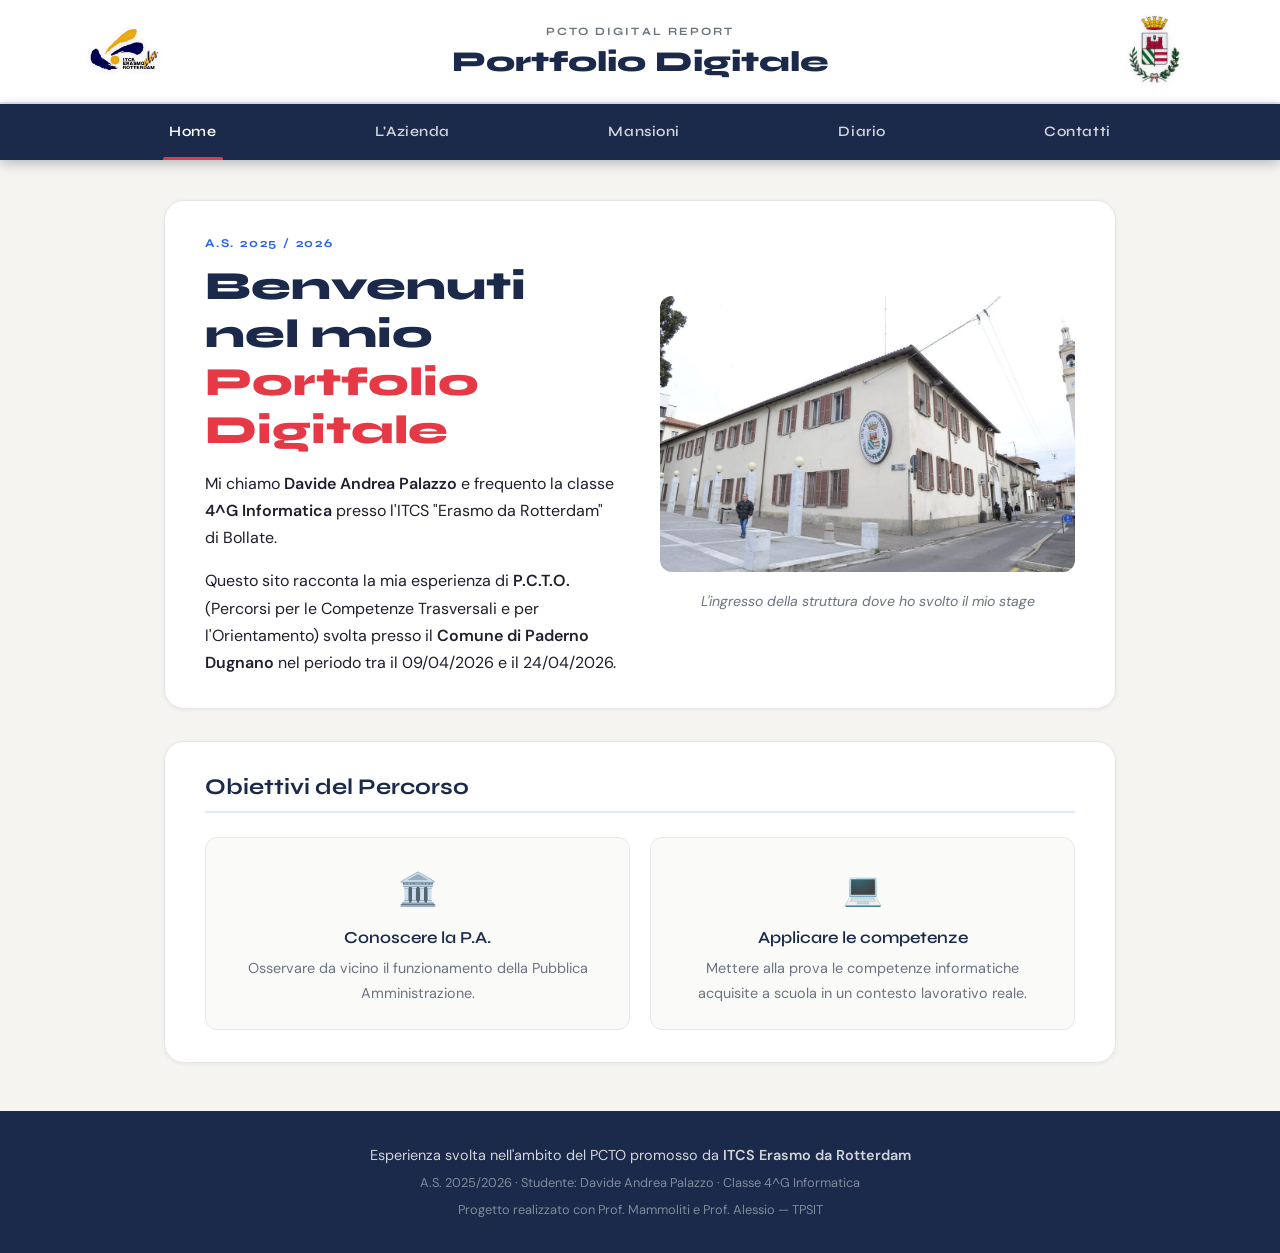
<file: index.html>
<!doctype html>
<html lang="it">
    <head>
        <meta charset="UTF-8" />
        <meta name="viewport" content="width=device-width, initial-scale=1.0" />
        <title>Home — PCTO Davide Andrea Palazzo</title>
        <link rel="stylesheet" href="./css/style.css" />
        <link rel="preconnect" href="https://fonts.googleapis.com" />
        <link
            href="https://fonts.googleapis.com/css2?family=Syne:wght@400;600;700;800&family=DM+Sans:ital,wght@0,300;0,400;0,500;1,300&display=swap"
            rel="stylesheet"
        />
    </head>
    <body>
        <header>
            <div class="header-div">
                <img
                    src="./images/logo-scuola.png"
                    alt="Logo ITCS Erasmo da Rotterdam"
                    class="logo-img"
                />
                <div class="header-title">
                    <span>PCTO Digital Report</span>
                    <h1>Portfolio Digitale</h1>
                </div>
                <img
                    src="./images/logo-comune.png"
                    alt="Logo Comune Paderno Dugnano"
                    class="logo-img"
                />
            </div>
        </header>

        <nav>
            <ul>
                <li><a href="./index.html" class="active">Home</a></li>
                <li><a href="./pages/azienda.html">L'Azienda</a></li>
                <li><a href="./pages/mansioni.html">Mansioni</a></li>
                <li><a href="./pages/diario.html">Diario</a></li>
                <li><a href="./pages/contatti.html">Contatti</a></li>
            </ul>
        </nav>

        <main>
            <section class="main-section">
                <div>
                    <p class="main-section-sub">A.S. 2025 / 2026</p>
                    <h2>
                        Benvenuti nel mio<br /><span>Portfolio Digitale</span>
                    </h2>
                    <p>
                        Mi chiamo <strong>Davide Andrea Palazzo</strong> e
                        frequento la classe
                        <strong>4^G Informatica</strong> presso l'ITCS "Erasmo
                        da Rotterdam" di Bollate.
                    </p>
                    <p>
                        Questo sito racconta la mia esperienza di
                        <strong>P.C.T.O.</strong> (Percorsi per le Competenze
                        Trasversali e per l'Orientamento) svolta presso il
                        <strong>Comune di Paderno Dugnano</strong> nel periodo
                        tra il 09/04/2026 e il 24/04/2026.
                    </p>
                </div>
                <figure class="main-section-figure">
                    <img
                        src="./images/ingresso-comune.jpg"
                        alt="Ingresso Comune Paderno Dugnano"
                    />
                    <figcaption>
                        L'ingresso della struttura dove ho svolto il mio stage
                    </figcaption>
                </figure>
            </section>

            <section class="secondary-section">
                <h3>Obiettivi del Percorso</h3>
                <div class="section-grid-2">
                    <div>
                        <span>🏛️</span>
                        <h4>Conoscere la P.A.</h4>
                        <p>
                            Osservare da vicino il funzionamento della Pubblica
                            Amministrazione.
                        </p>
                    </div>
                    <div>
                        <span>💻</span>
                        <h4>Applicare le competenze</h4>
                        <p>
                            Mettere alla prova le competenze informatiche
                            acquisite a scuola in un contesto lavorativo reale.
                        </p>
                    </div>
                </div>
            </section>
        </main>

        <footer>
            <div class="footer-div">
                <p>
                    Esperienza svolta nell'ambito del PCTO promosso da
                    <strong>ITCS Erasmo da Rotterdam</strong>
                </p>
                <p class="footer-sub">
                    A.S. 2025/2026 · Studente: Davide Andrea Palazzo · Classe
                    4^G Informatica
                </p>
                <p class="footer-sub">
                    Progetto realizzato con Prof. Mammoliti e Prof. Alessio —
                    TPSIT
                </p>
            </div>
        </footer>
    </body>
</html>
</file>
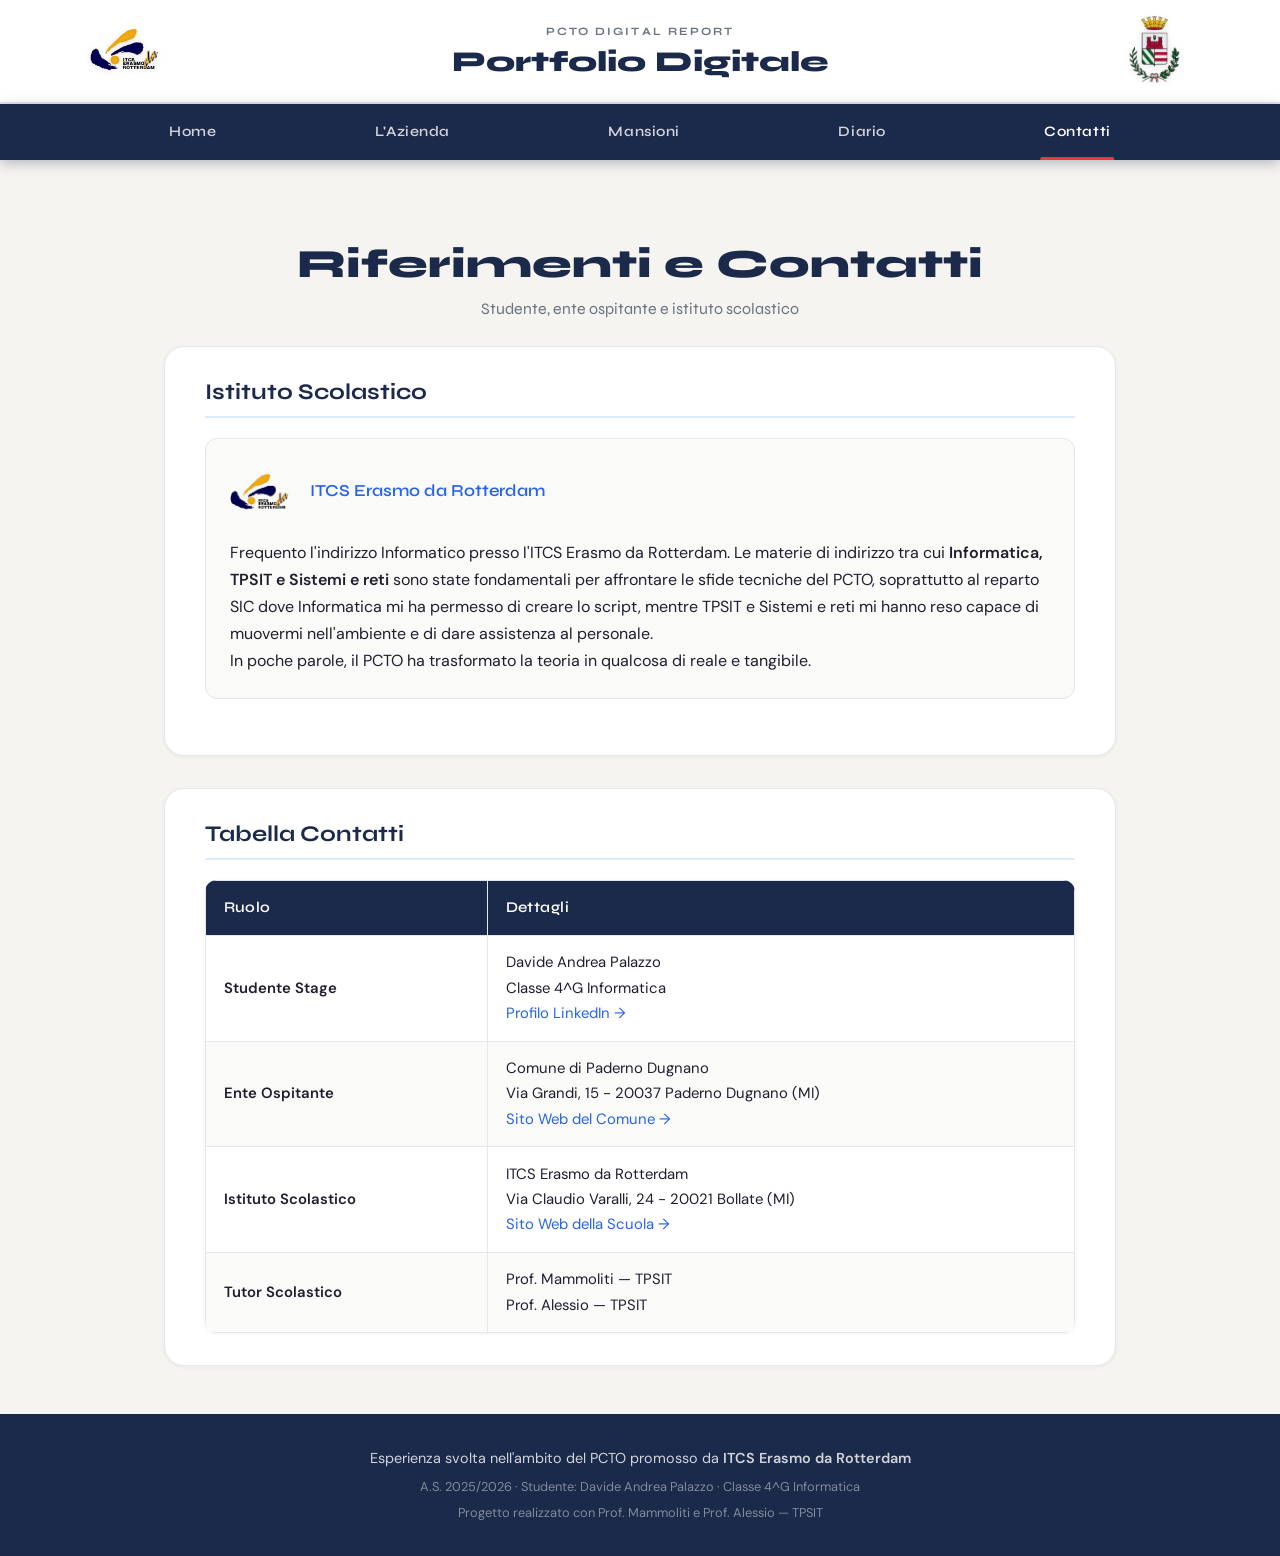
<file: pages/contatti.html>
<!doctype html>
<html lang="it">
    <head>
        <meta charset="UTF-8" />
        <meta name="viewport" content="width=device-width, initial-scale=1.0" />
        <title>Contatti — PCTO Davide Andrea Palazzo</title>
        <link rel="stylesheet" href="../css/style.css" />
        <link rel="preconnect" href="https://fonts.googleapis.com" />
        <link
            href="https://fonts.googleapis.com/css2?family=Syne:wght@400;600;700;800&family=DM+Sans:ital,wght@0,300;0,400;0,500;1,300&display=swap"
            rel="stylesheet"
        />
    </head>
    <body>
        <header>
            <div class="header-div">
                <img
                    src="../images/logo-scuola.png"
                    alt="Logo ITCS Erasmo da Rotterdam"
                    class="logo-img"
                />
                <div class="header-title">
                    <span>PCTO Digital Report</span>
                    <h1>Portfolio Digitale</h1>
                </div>
                <img
                    src="../images/logo-comune.png"
                    alt="Logo Comune Paderno Dugnano"
                    class="logo-img"
                />
            </div>
        </header>

        <nav>
            <ul>
                <li><a href="../index.html">Home</a></li>
                <li><a href="./azienda.html">L'Azienda</a></li>
                <li><a href="./mansioni.html">Mansioni</a></li>
                <li><a href="./diario.html">Diario</a></li>
                <li><a href="./contatti.html" class="active">Contatti</a></li>
            </ul>
        </nav>

        <main>
            <div class="main-title">
                <h2>Riferimenti e Contatti</h2>
                <p>Studente, ente ospitante e istituto scolastico</p>
            </div>

            <section>
                <h3>Istituto Scolastico</h3>
                <div class="school-card">
                    <div class="school-info">
                        <img
                            src="../images/logo-scuola.png"
                            alt="Logo ITCS Erasmo da Rotterdam"
                            class="school-logo"
                        />
                        <div>
                            <h4>
                                <a
                                    href="https://maps.app.goo.gl/RuTgpHfGZWLmWm5P9"
                                    >ITCS Erasmo da Rotterdam</a
                                >
                            </h4>
                        </div>
                    </div>
                    <p>
                        Frequento l'indirizzo Informatico presso l'ITCS Erasmo
                        da Rotterdam. Le materie di indirizzo tra cui
                        <strong>Informatica, TPSIT e Sistemi e reti</strong>
                        sono state fondamentali per affrontare le sfide tecniche
                        del PCTO, soprattutto al reparto SIC dove Informatica mi
                        ha permesso di creare lo script, mentre TPSIT e Sistemi
                        e reti mi hanno reso capace di muovermi nell'ambiente e
                        di dare assistenza al personale.<br />In poche parole,
                        il PCTO ha trasformato la teoria in qualcosa di reale e
                        tangibile.
                    </p>
                </div>
            </section>

            <section>
                <h3>Tabella Contatti</h3>
                <div class="table-wrapper">
                    <table>
                        <thead>
                            <tr>
                                <th>Ruolo</th>
                                <th>Dettagli</th>
                            </tr>
                        </thead>
                        <tbody>
                            <tr>
                                <td><strong>Studente Stage</strong></td>
                                <td>
                                    Davide Andrea Palazzo<br />
                                    Classe 4^G Informatica<br />
                                    <a
                                        href="https://www.linkedin.com/in/davide-andrea-palazzo-b55686410/"
                                        target="_blank"
                                        rel="noopener"
                                        >Profilo LinkedIn →</a
                                    >
                                </td>
                            </tr>
                            <tr>
                                <td><strong>Ente Ospitante</strong></td>
                                <td>
                                    Comune di Paderno Dugnano<br />
                                    Via Grandi, 15 - 20037 Paderno Dugnano
                                    (MI)<br />
                                    <a
                                        href="https://www.comune.paderno-dugnano.mi.it"
                                        target="_blank"
                                        rel="noopener"
                                        >Sito Web del Comune →</a
                                    >
                                </td>
                            </tr>
                            <tr>
                                <td><strong>Istituto Scolastico</strong></td>
                                <td>
                                    ITCS Erasmo da Rotterdam<br />
                                    Via Claudio Varalli, 24 - 20021 Bollate
                                    (MI)<br />
                                    <a
                                        href="https://www.itcserasmo.it/"
                                        target="_blank"
                                        rel="noopener"
                                        >Sito Web della Scuola →</a
                                    >
                                </td>
                            </tr>
                            <tr>
                                <td><strong>Tutor Scolastico</strong></td>
                                <td>
                                    Prof. Mammoliti — TPSIT<br />
                                    Prof. Alessio — TPSIT
                                </td>
                            </tr>
                        </tbody>
                    </table>
                </div>
            </section>
        </main>

        <footer>
            <div class="footer-div">
                <p>
                    Esperienza svolta nell'ambito del PCTO promosso da
                    <strong>ITCS Erasmo da Rotterdam</strong>
                </p>
                <p class="footer-sub">
                    A.S. 2025/2026 · Studente: Davide Andrea Palazzo · Classe
                    4^G Informatica
                </p>
                <p class="footer-sub">
                    Progetto realizzato con Prof. Mammoliti e Prof. Alessio —
                    TPSIT
                </p>
            </div>
        </footer>
    </body>
</html>
</file>
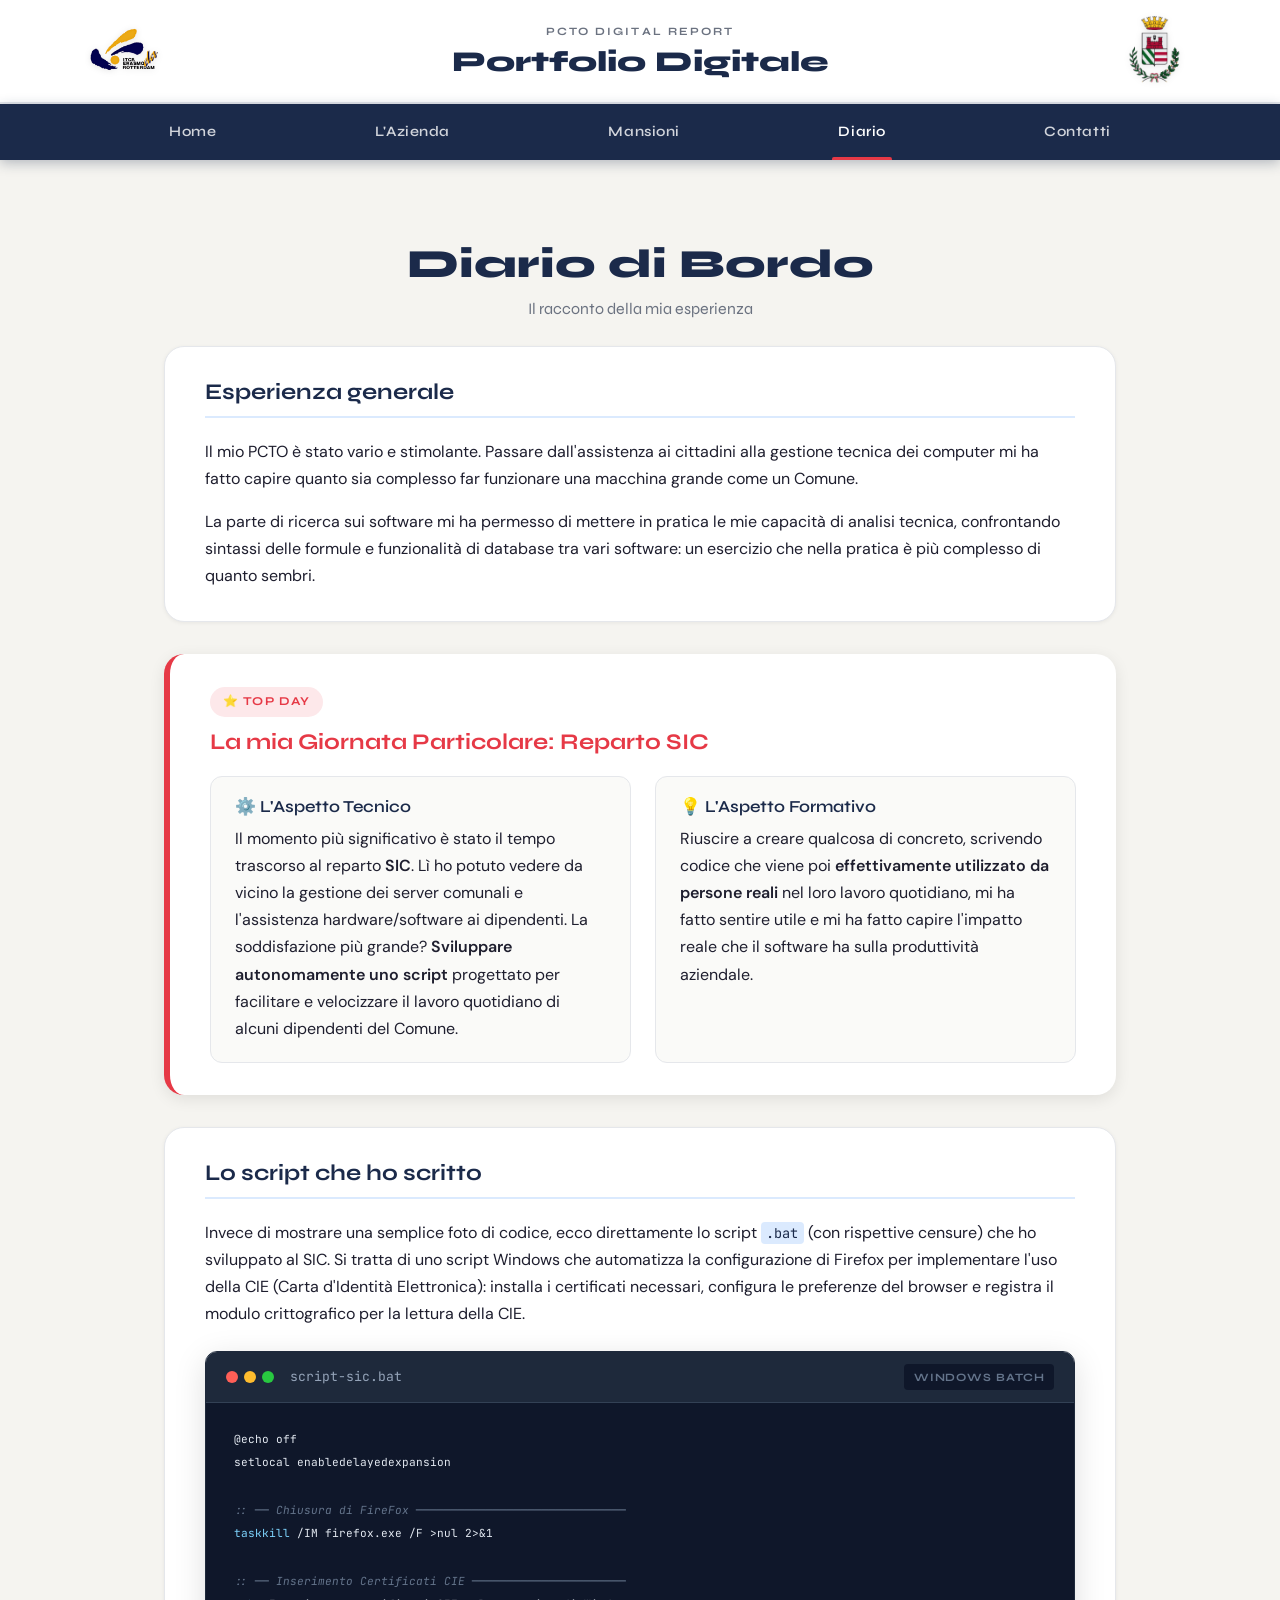
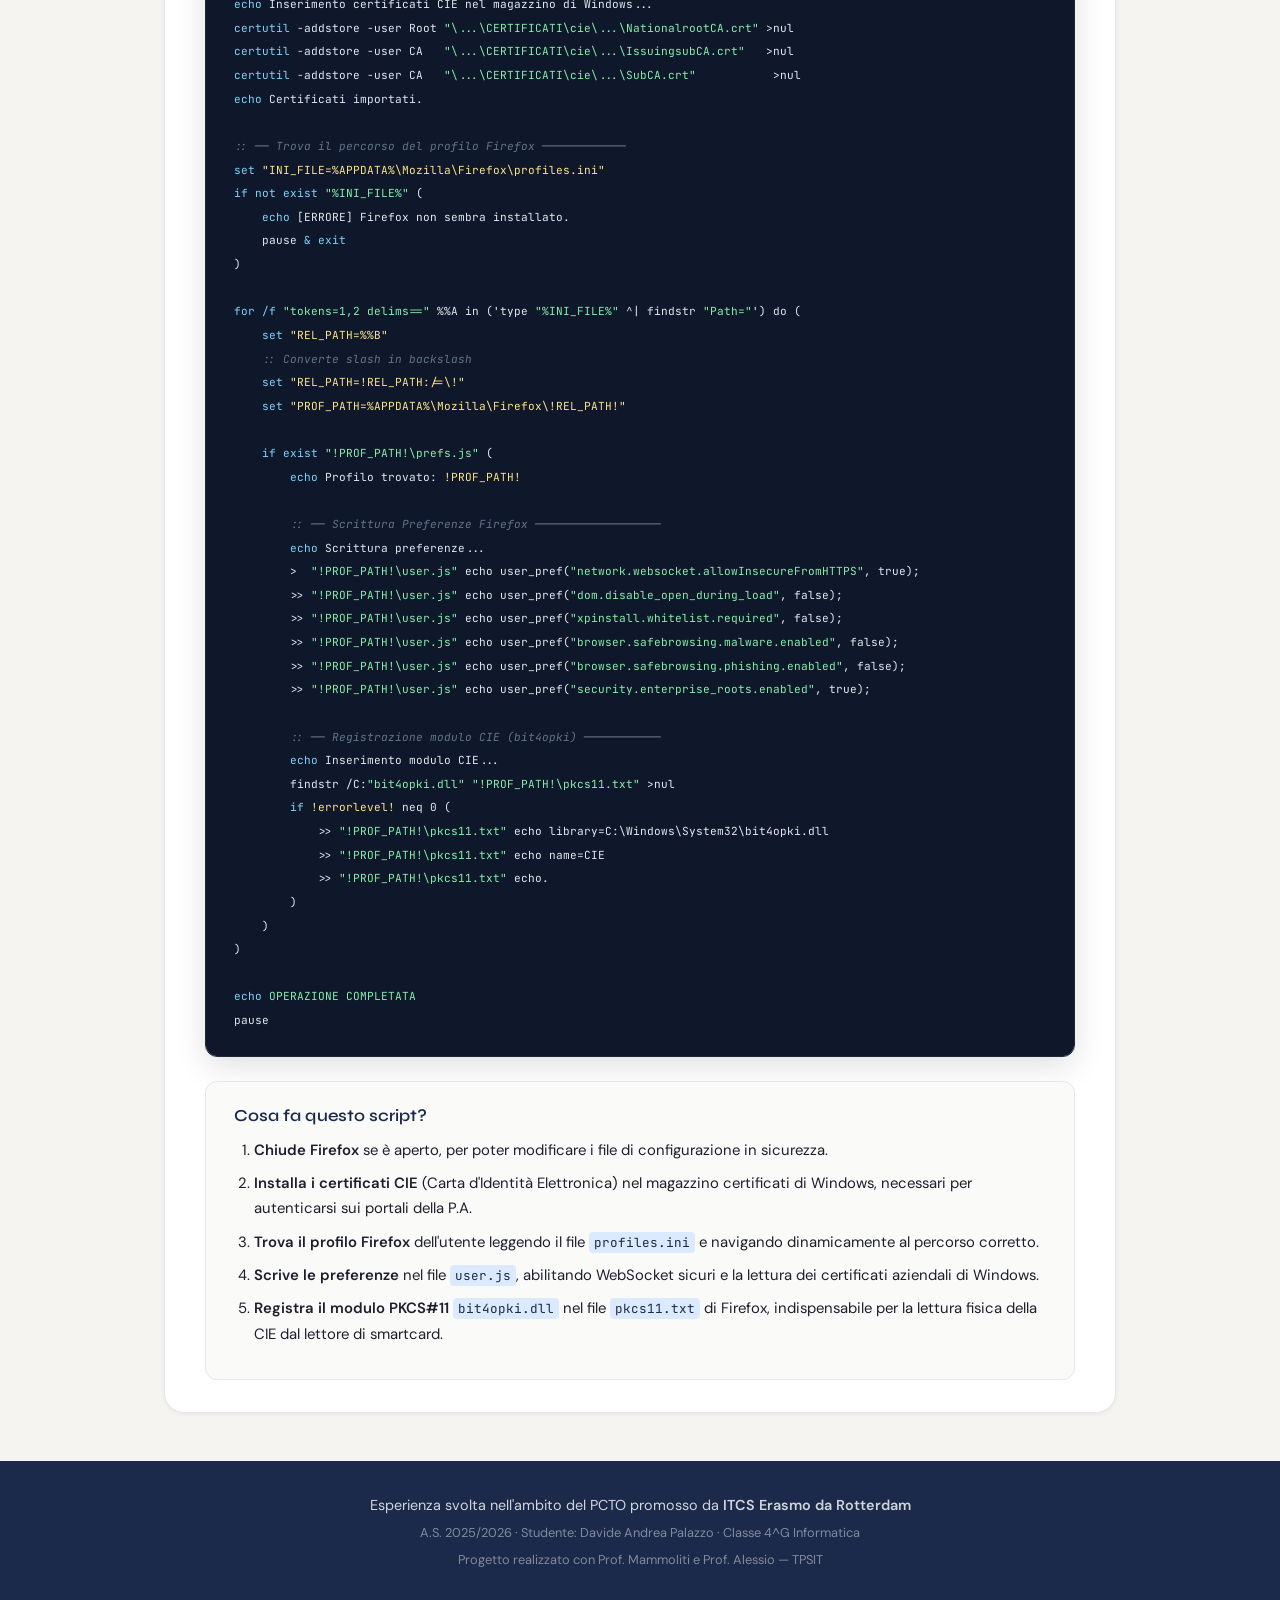
<file: pages/diario.html>
<!doctype html>
<html lang="it">
    <head>
        <meta charset="UTF-8" />
        <meta name="viewport" content="width=device-width, initial-scale=1.0" />
        <title>Diario — PCTO Davide Andrea Palazzo</title>
        <link rel="stylesheet" href="../css/style.css" />
        <link rel="preconnect" href="https://fonts.googleapis.com" />
        <link
            href="https://fonts.googleapis.com/css2?family=Syne:wght@400;600;700;800&family=DM+Sans:ital,wght@0,300;0,400;0,500;1,300&family=JetBrains+Mono:wght@400;500&display=swap"
            rel="stylesheet"
        />
    </head>
    <body>
        <header>
            <div class="header-div">
                <img
                    src="../images/logo-scuola.png"
                    alt="Logo ITCS Erasmo da Rotterdam"
                    class="logo-img"
                />
                <div class="header-title">
                    <span>PCTO Digital Report</span>
                    <h1>Portfolio Digitale</h1>
                </div>
                <img
                    src="../images/logo-comune.png"
                    alt="Logo Comune Paderno Dugnano"
                    class="logo-img"
                />
            </div>
        </header>

        <nav>
            <ul>
                <li><a href="../index.html">Home</a></li>
                <li><a href="./azienda.html">L'Azienda</a></li>
                <li><a href="./mansioni.html">Mansioni</a></li>
                <li><a href="./diario.html" class="active">Diario</a></li>
                <li><a href="./contatti.html">Contatti</a></li>
            </ul>
        </nav>

        <main>
            <div class="main-title">
                <h2>Diario di Bordo</h2>
                <p>Il racconto della mia esperienza</p>
            </div>

            <section>
                <h3>Esperienza generale</h3>
                <p>
                    Il mio PCTO è stato vario e stimolante. Passare
                    dall'assistenza ai cittadini alla gestione tecnica dei
                    computer mi ha fatto capire quanto sia complesso far
                    funzionare una macchina grande come un Comune.
                </p>
                <p>
                    La parte di ricerca sui software mi ha permesso di mettere
                    in pratica le mie capacità di analisi tecnica, confrontando
                    sintassi delle formule e funzionalità di database tra vari
                    software: un esercizio che nella pratica è più complesso di
                    quanto sembri.
                </p>
            </section>

            <div class="topday">
                <div class="topday-badge">⭐ Top Day</div>
                <h3>La mia Giornata Particolare: Reparto SIC</h3>

                <div class="topday-grid">
                    <div class="topday-block">
                        <h4>⚙️ L'Aspetto Tecnico</h4>
                        <p>
                            Il momento più significativo è stato il tempo
                            trascorso al reparto
                            <strong>SIC</strong>. Lì ho potuto vedere da vicino
                            la gestione dei server comunali e l'assistenza
                            hardware/software ai dipendenti. La soddisfazione
                            più grande?
                            <strong>Sviluppare autonomamente uno script</strong>
                            progettato per facilitare e velocizzare il lavoro
                            quotidiano di alcuni dipendenti del Comune.
                        </p>
                    </div>
                    <div class="topday-block">
                        <h4>💡 L'Aspetto Formativo</h4>
                        <p>
                            Riuscire a creare qualcosa di concreto, scrivendo
                            codice che viene poi
                            <strong
                                >effettivamente utilizzato da persone
                                reali</strong
                            >
                            nel loro lavoro quotidiano, mi ha fatto sentire
                            utile e mi ha fatto capire l'impatto reale che il
                            software ha sulla produttività aziendale.
                        </p>
                    </div>
                </div>
            </div>

            <section class="script-section">
                <h3>Lo script che ho scritto</h3>
                <p>
                    Invece di mostrare una semplice foto di codice, ecco
                    direttamente lo script <code>.bat</code> (con rispettive
                    censure) che ho sviluppato al SIC. Si tratta di uno script
                    Windows che automatizza la configurazione di Firefox per
                    implementare l'uso della CIE (Carta d'Identità Elettronica):
                    installa i certificati necessari, configura le preferenze
                    del browser e registra il modulo crittografico per la
                    lettura della CIE.
                </p>

                <div class="code-block-wrapper">
                    <div class="code-header">
                        <div class="code-dots">
                            <span></span><span></span><span></span>
                        </div>
                        <span class="code-filename">script-sic.bat</span>
                        <span class="code-lang">Windows Batch</span>
                    </div>
                    <pre class="code-block"><code>@echo off
setlocal enabledelayedexpansion

<span class="comment">:: ── Chiusura di FireFox ──────────────────────────────</span>
<span class="kw">taskkill</span> /IM firefox.exe /F &gt;nul 2&gt;&amp;1

<span class="comment">:: ── Inserimento Certificati CIE ──────────────────────</span>
<span class="kw">echo</span> Inserimento certificati CIE nel magazzino di Windows...
<span class="kw">certutil</span> -addstore -user Root <span class="str">"\...\CERTIFICATI\cie\...\NationalrootCA.crt"</span> &gt;nul
<span class="kw">certutil</span> -addstore -user CA   <span class="str">"\...\CERTIFICATI\cie\...\IssuingsubCA.crt"</span>   &gt;nul
<span class="kw">certutil</span> -addstore -user CA   <span class="str">"\...\CERTIFICATI\cie\...\SubCA.crt"</span>           &gt;nul
<span class="kw">echo</span> Certificati importati.

<span class="comment">:: ── Trova il percorso del profilo Firefox ────────────</span>
<span class="kw">set</span> <span class="var">"INI_FILE=%APPDATA%\Mozilla\Firefox\profiles.ini"</span>
<span class="kw">if not exist</span> <span class="str">"%INI_FILE%"</span> (
    <span class="kw">echo</span> [ERRORE] Firefox non sembra installato.
    pause <span class="kw">&amp; exit</span>
)

<span class="kw">for /f</span> <span class="str">"tokens=1,2 delims=="</span> %%A in ('type <span class="str">"%INI_FILE%"</span> ^| findstr <span class="str">"Path="</span>') do (
    <span class="kw">set</span> <span class="var">"REL_PATH=%%B"</span>
    <span class="comment">:: Converte slash in backslash</span>
    <span class="kw">set</span> <span class="var">"REL_PATH=!REL_PATH:/=\!"</span>
    <span class="kw">set</span> <span class="var">"PROF_PATH=%APPDATA%\Mozilla\Firefox\!REL_PATH!"</span>

    <span class="kw">if exist</span> <span class="str">"!PROF_PATH!\prefs.js"</span> (
        <span class="kw">echo</span> Profilo trovato: <span class="var">!PROF_PATH!</span>

        <span class="comment">:: ── Scrittura Preferenze Firefox ──────────────────</span>
        <span class="kw">echo</span> Scrittura preferenze...
        &gt;  <span class="str">"!PROF_PATH!\user.js"</span> echo user_pref(<span class="str">"network.websocket.allowInsecureFromHTTPS"</span>, true);
        &gt;&gt; <span class="str">"!PROF_PATH!\user.js"</span> echo user_pref(<span class="str">"dom.disable_open_during_load"</span>, false);
        &gt;&gt; <span class="str">"!PROF_PATH!\user.js"</span> echo user_pref(<span class="str">"xpinstall.whitelist.required"</span>, false);
        &gt;&gt; <span class="str">"!PROF_PATH!\user.js"</span> echo user_pref(<span class="str">"browser.safebrowsing.malware.enabled"</span>, false);
        &gt;&gt; <span class="str">"!PROF_PATH!\user.js"</span> echo user_pref(<span class="str">"browser.safebrowsing.phishing.enabled"</span>, false);
        &gt;&gt; <span class="str">"!PROF_PATH!\user.js"</span> echo user_pref(<span class="str">"security.enterprise_roots.enabled"</span>, true);

        <span class="comment">:: ── Registrazione modulo CIE (bit4opki) ───────────</span>
        <span class="kw">echo</span> Inserimento modulo CIE...
        findstr /C:<span class="str">"bit4opki.dll"</span> <span class="str">"!PROF_PATH!\pkcs11.txt"</span> &gt;nul
        <span class="kw">if</span> <span class="var">!errorlevel!</span> neq 0 (
            &gt;&gt; <span class="str">"!PROF_PATH!\pkcs11.txt"</span> echo library=C:\Windows\System32\bit4opki.dll
            &gt;&gt; <span class="str">"!PROF_PATH!\pkcs11.txt"</span> echo name=CIE
            &gt;&gt; <span class="str">"!PROF_PATH!\pkcs11.txt"</span> echo.
        )
    )
)

<span class="kw">echo</span> <span class="str">OPERAZIONE COMPLETATA</span>
pause</code></pre>
                </div>

                <div class="script-explain">
                    <h4>Cosa fa questo script?</h4>
                    <ol>
                        <li>
                            <strong>Chiude Firefox</strong> se è aperto, per
                            poter modificare i file di configurazione in
                            sicurezza.
                        </li>
                        <li>
                            <strong>Installa i certificati CIE</strong> (Carta
                            d'Identità Elettronica) nel magazzino certificati di
                            Windows, necessari per autenticarsi sui portali
                            della P.A.
                        </li>
                        <li>
                            <strong>Trova il profilo Firefox</strong>
                            dell'utente leggendo il file
                            <code>profiles.ini</code> e navigando dinamicamente
                            al percorso corretto.
                        </li>
                        <li>
                            <strong>Scrive le preferenze</strong> nel file
                            <code>user.js</code>, abilitando WebSocket sicuri e
                            la lettura dei certificati aziendali di Windows.
                        </li>
                        <li>
                            <strong>Registra il modulo PKCS#11</strong>
                            <code>bit4opki.dll</code> nel file
                            <code>pkcs11.txt</code> di Firefox, indispensabile
                            per la lettura fisica della CIE dal lettore di
                            smartcard.
                        </li>
                    </ol>
                </div>
            </section>
        </main>

        <footer>
            <div class="footer-div">
                <p>
                    Esperienza svolta nell'ambito del PCTO promosso da
                    <strong>ITCS Erasmo da Rotterdam</strong>
                </p>
                <p class="footer-sub">
                    A.S. 2025/2026 · Studente: Davide Andrea Palazzo · Classe
                    4^G Informatica
                </p>
                <p class="footer-sub">
                    Progetto realizzato con Prof. Mammoliti e Prof. Alessio —
                    TPSIT
                </p>
            </div>
        </footer>
    </body>
</html>
</file>
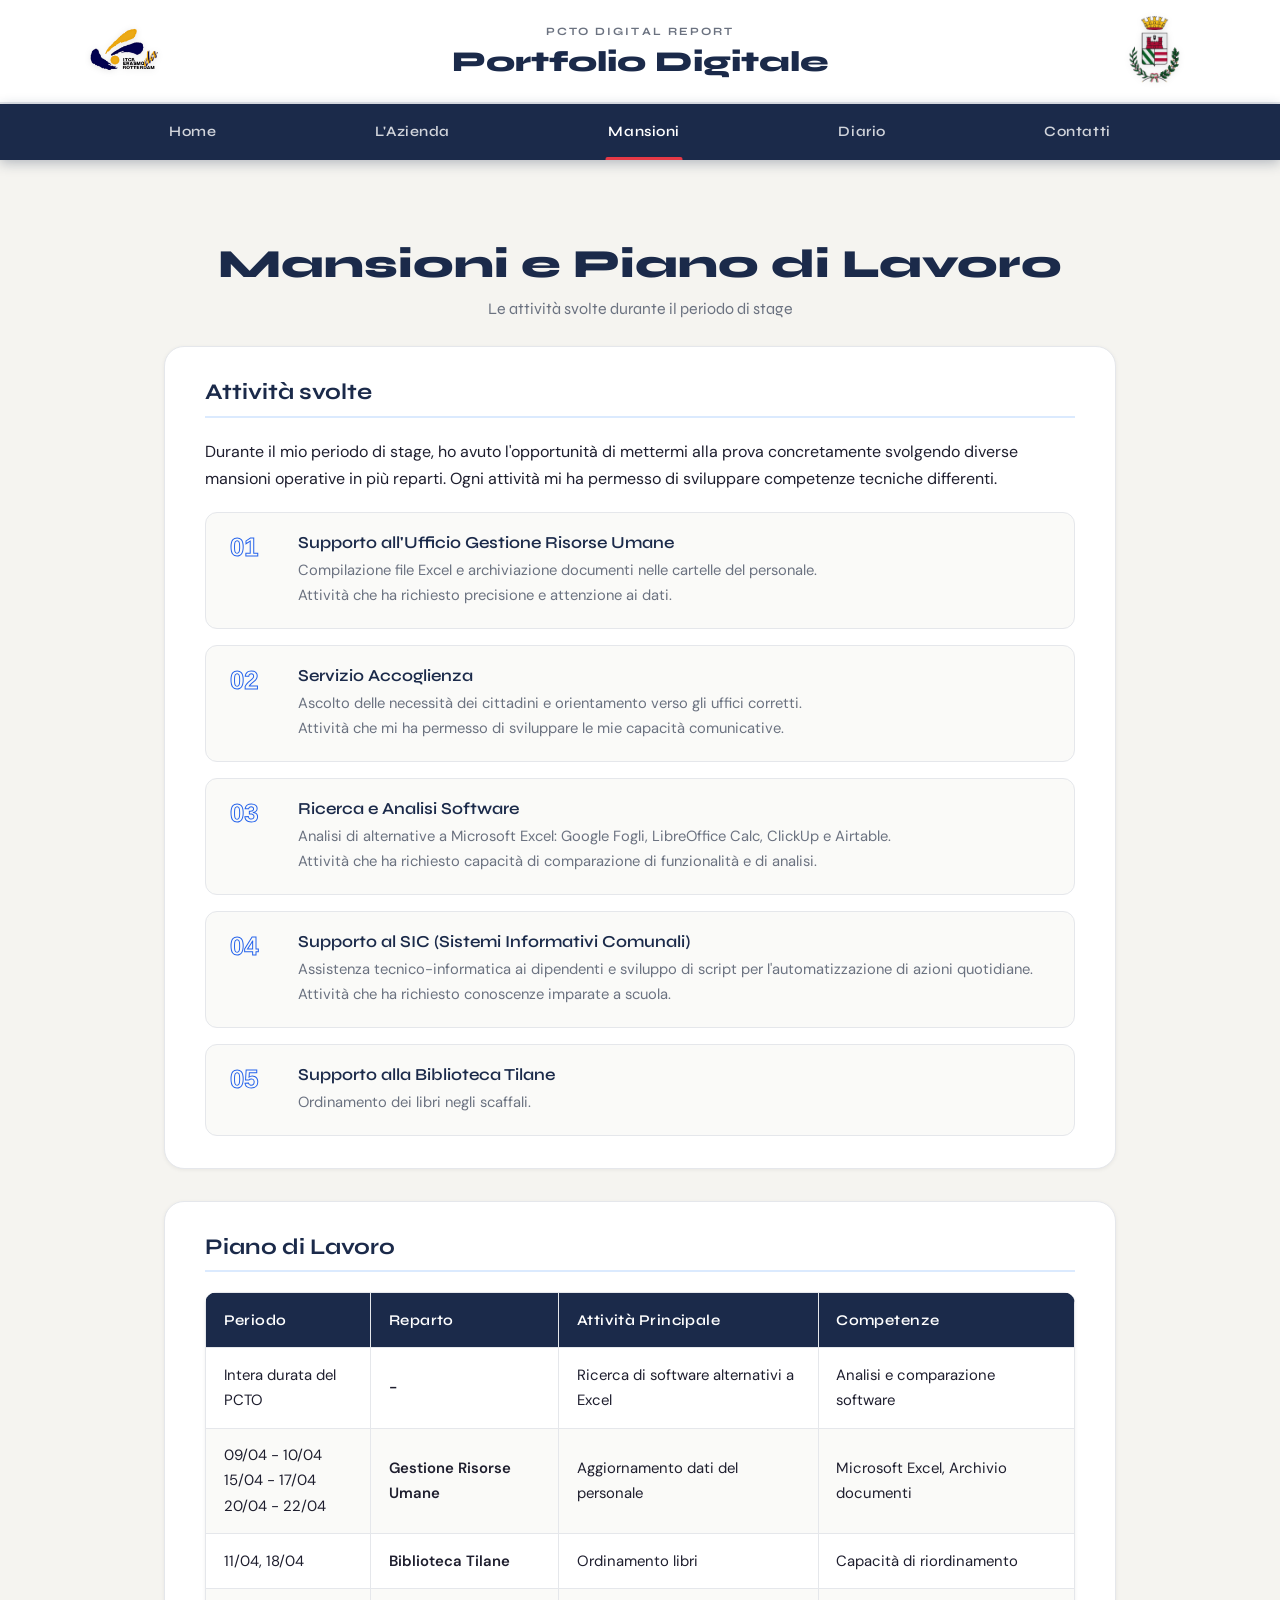
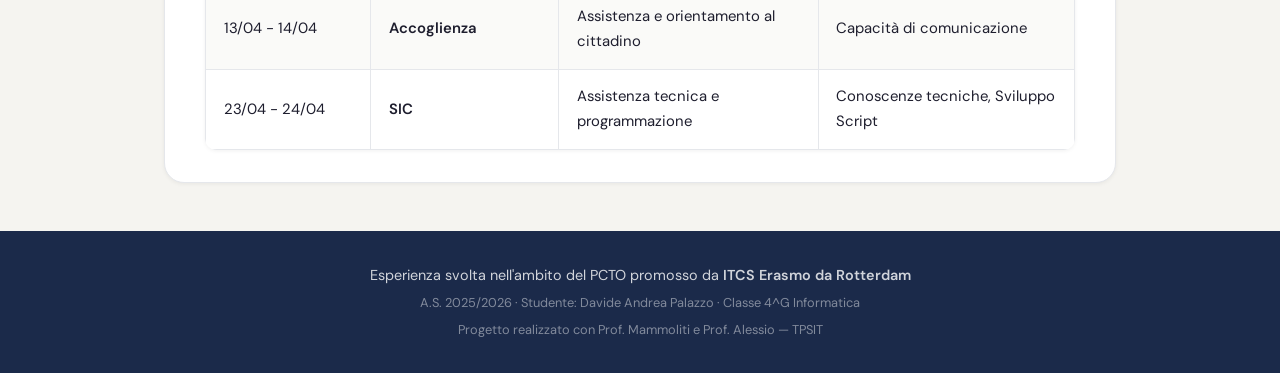
<file: pages/mansioni.html>
<!doctype html>
<html lang="it">
    <head>
        <meta charset="UTF-8" />
        <meta name="viewport" content="width=device-width, initial-scale=1.0" />
        <title>Mansioni — PCTO Davide Andrea Palazzo</title>
        <link rel="stylesheet" href="../css/style.css" />
        <link rel="preconnect" href="https://fonts.googleapis.com" />
        <link
            href="https://fonts.googleapis.com/css2?family=Syne:wght@400;600;700;800&family=DM+Sans:ital,wght@0,300;0,400;0,500;1,300&display=swap"
            rel="stylesheet"
        />
    </head>
    <body>
        <header>
            <div class="header-div">
                <img
                    src="../images/logo-scuola.png"
                    alt="Logo ITCS Erasmo da Rotterdam"
                    class="logo-img"
                />
                <div class="header-title">
                    <span>PCTO Digital Report</span>
                    <h1>Portfolio Digitale</h1>
                </div>
                <img
                    src="../images/logo-comune.png"
                    alt="Logo Comune Paderno Dugnano"
                    class="logo-img"
                />
            </div>
        </header>

        <nav>
            <ul>
                <li><a href="../index.html">Home</a></li>
                <li><a href="./azienda.html">L'Azienda</a></li>
                <li><a href="./mansioni.html" class="active">Mansioni</a></li>
                <li><a href="./diario.html">Diario</a></li>
                <li><a href="./contatti.html">Contatti</a></li>
            </ul>
        </nav>

        <main>
            <div class="main-title">
                <h2>Mansioni e Piano di Lavoro</h2>
                <p>Le attività svolte durante il periodo di stage</p>
            </div>

            <section>
                <h3>Attività svolte</h3>
                <p>
                    Durante il mio periodo di stage, ho avuto l'opportunità di
                    mettermi alla prova concretamente svolgendo diverse mansioni
                    operative in più reparti. Ogni attività mi ha permesso di
                    sviluppare competenze tecniche differenti.
                </p>

                <div class="main-list">
                    <div class="list-item">
                        <div class="list-num">01</div>
                        <div class="list-body">
                            <h4>Supporto all'Ufficio Gestione Risorse Umane</h4>
                            <p>
                                Compilazione file Excel e archiviazione
                                documenti nelle cartelle del personale.<br />Attività
                                che ha richiesto precisione e attenzione ai
                                dati.
                            </p>
                        </div>
                    </div>
                    <div class="list-item">
                        <div class="list-num">02</div>
                        <div class="list-body">
                            <h4>Servizio Accoglienza</h4>
                            <p>
                                Ascolto delle necessità dei cittadini e
                                orientamento verso gli uffici corretti.<br />Attività
                                che mi ha permesso di sviluppare le mie capacità
                                comunicative.
                            </p>
                        </div>
                    </div>
                    <div class="list-item">
                        <div class="list-num">03</div>
                        <div class="list-body">
                            <h4>Ricerca e Analisi Software</h4>
                            <p>
                                Analisi di alternative a Microsoft Excel: Google
                                Fogli, LibreOffice Calc, ClickUp e Airtable.<br />Attività
                                che ha richiesto capacità di comparazione di
                                funzionalità e di analisi.
                            </p>
                        </div>
                    </div>
                    <div class="list-item">
                        <div class="list-num">04</div>
                        <div class="list-body">
                            <h4>
                                Supporto al SIC (Sistemi Informativi Comunali)
                            </h4>
                            <p>
                                Assistenza tecnico-informatica ai dipendenti e
                                sviluppo di script per l'automatizzazione di
                                azioni quotidiane.<br />Attività che ha
                                richiesto conoscenze imparate a scuola.
                            </p>
                        </div>
                    </div>
                    <div class="list-item">
                        <div class="list-num">05</div>
                        <div class="list-body">
                            <h4>Supporto alla Biblioteca Tilane</h4>
                            <p>Ordinamento dei libri negli scaffali.</p>
                        </div>
                    </div>
                </div>
            </section>

            <section>
                <h3>Piano di Lavoro</h3>
                <div class="table-wrapper">
                    <table>
                        <thead>
                            <tr>
                                <th>Periodo</th>
                                <th>Reparto</th>
                                <th>Attività Principale</th>
                                <th>Competenze</th>
                            </tr>
                        </thead>
                        <tbody>
                            <tr>
                                <td>Intera durata del PCTO</td>
                                <td><strong>-</strong></td>
                                <td>Ricerca di software alternativi a Excel</td>
                                <td>Analisi e comparazione software</td>
                            </tr>
                            <tr>
                                <td>
                                    09/04 - 10/04<br />
                                    15/04 - 17/04<br />
                                    20/04 - 22/04
                                </td>
                                <td><strong>Gestione Risorse Umane</strong></td>
                                <td>Aggiornamento dati del personale</td>
                                <td>Microsoft Excel, Archivio documenti</td>
                            </tr>
                            <tr>
                                <td>11/04, 18/04</td>
                                <td><strong>Biblioteca Tilane</strong></td>
                                <td>Ordinamento libri</td>
                                <td>Capacità di riordinamento</td>
                            </tr>
                            <tr>
                                <td>13/04 - 14/04</td>
                                <td><strong>Accoglienza</strong></td>
                                <td>Assistenza e orientamento al cittadino</td>
                                <td>Capacità di comunicazione</td>
                            </tr>
                            <tr>
                                <td>23/04 - 24/04</td>
                                <td><strong>SIC</strong></td>
                                <td>Assistenza tecnica e programmazione</td>
                                <td>Conoscenze tecniche, Sviluppo Script</td>
                            </tr>
                        </tbody>
                    </table>
                </div>
            </section>
        </main>

        <footer>
            <div class="footer-div">
                <p>
                    Esperienza svolta nell'ambito del PCTO promosso da
                    <strong>ITCS Erasmo da Rotterdam</strong>
                </p>
                <p class="footer-sub">
                    A.S. 2025/2026 · Studente: Davide Andrea Palazzo · Classe
                    4^G Informatica
                </p>
                <p class="footer-sub">
                    Progetto realizzato con Prof. Mammoliti e Prof. Alessio —
                    TPSIT
                </p>
            </div>
        </footer>
    </body>
</html>
</file>
<file: css/style.css>
@import './var.css';
@import './header.css';
@import './nav.css';
@import './footer.css';
@import './text.css';
@import './img.css';
@import './video.css';
@import './table.css';
@import './topday.css';
@import './script.css';
@import './school.css';
@import './map.css';

main {
    max-width: 1000px;
    margin: 2.5rem auto;
    padding: 0 1.5rem;
}

section {
    background: var(--bg-white);
    border-radius: var(--radius-lg);
    padding: 2rem 2.5rem;
    margin-bottom: 2rem;
    box-shadow: var(--shadow-sm);
    border: 1px solid var(--border);
}

section h3 {
    color: var(--navy);
    padding-bottom: 0.6rem;
    border-bottom: 2px solid var(--blue-light);
    margin-bottom: 1.25rem;
}

.main-title {
    text-align: center;
    padding: 2.5rem 1rem 1.5rem;
}

.main-title h2 {
    color: var(--navy);
}

.main-title p {
    font-family: 'Syne', sans-serif;
    font-size: 1rem;
    color: var(--muted);
    margin-top: 0.4rem;
}

.main-section {
    display: grid;
    grid-template-columns: 1fr 1fr;
    gap: 2.5rem;
    align-items: center;
}

.main-section h2 {
    margin-bottom: 1rem;
}

.main-section span {
    color: var(--accent);
}

.main-section-sub {
    font-family: 'Syne', sans-serif;
    font-size: 0.75rem;
    font-weight: 700;
    letter-spacing: 0.15em;
    text-transform: uppercase;
    color: var(--blue);
    margin-bottom: 0.5rem;
}

.main-section-figure {
    margin: 0;
    text-align: center;
}

.secondary-section {
    background: var(--bg-white);
    border-radius: var(--radius-lg);
    padding: 2rem 2.5rem;
    margin-bottom: 2rem;
    border: 1px solid var(--border);
    box-shadow: var(--shadow-sm);
}

.secondary-section h3 {
    color: var(--navy);
    padding-bottom: 0.6rem;
    border-bottom: 2px solid var(--blue-light);
    margin-bottom: 1.5rem;
}

.section-grid-2 {
    display: grid;
    grid-template-columns: repeat(2, 1fr);
    gap: 1.25rem;
    margin-top: 1rem;
}

.section-grid-3 {
    display: grid;
    grid-template-columns: repeat(3, 1fr);
    gap: 1.25rem;
    margin-top: 1rem;
}

.section-grid-2 div,
.section-grid-3 div {
    background: var(--bg-card);
    border: 1px solid var(--border);
    border-radius: var(--radius);
    padding: 1.5rem;
    text-align: center;
    transition:
        transform 0.25s,
        box-shadow 0.25s;
}

.section-grid-2 div:hover,
.section-grid-3 div:hover {
    transform: translateY(-4px);
    box-shadow: var(--shadow-md);
}

.section-grid-2 div h4,
.section-grid-3 div h4 {
    color: var(--navy);
    margin-bottom: 0.5rem;
}

.section-grid-2 div p,
.section-grid-3 div p {
    font-size: 0.9rem;
    color: var(--muted);
    margin: 0;
}

.section-grid-2 div span,
.section-grid-3 div span {
    font-size: 2rem;
    display: block;
    margin-bottom: 0.75rem;
}

.main-list {
    display: flex;
    flex-direction: column;
    gap: 1rem;
    margin-top: 1.25rem;
}

.list-item {
    display: flex;
    gap: 1.25rem;
    align-items: flex-start;
    background: var(--bg-card);
    border: 1px solid var(--border);
    border-radius: var(--radius);
    padding: 1.25rem 1.5rem;
    transition:
        transform 0.2s,
        box-shadow 0.2s;
}

.list-item:hover {
    transform: translateX(4px);
    box-shadow: var(--shadow-sm);
}

.list-num {
    font-family: sans-serif;
    font-size: 1.6rem;
    font-weight: 800;
    color: var(--blue-light);
    min-width: 3rem;
    line-height: 1;
    padding-top: 0.15rem;
    -webkit-text-stroke: 1px var(--blue);
    color: transparent;
}

.list-body h4 {
    margin-bottom: 0.3rem;
}

.list-body p {
    font-size: 0.92rem;
    color: var(--muted);
    margin: 0;
}

@media (max-width: 768px) {
    .header-div {
        flex-direction: column;
        gap: 0.75rem;
        text-align: center;
    }

    .logo-img {
        height: 50px;
    }

    nav ul {
        flex-wrap: wrap;
        justify-content: center;
    }

    nav ul li a {
        padding: 0.65rem 0.8rem;
        font-size: 0.82rem;
    }

    .main-section {
        grid-template-columns: 1fr;
    }

    .section-grid-2,
    .section-grid-3 {
        grid-template-columns: 1fr;
    }

    .topday-grid {
        grid-template-columns: 1fr;
    }

    section,
    .section-grid-2,
    .topday,
    .script-section {
        padding: 1.25rem 1.25rem;
    }

    .list-item {
        flex-direction: column;
        gap: 0.5rem;
    }

    .list-num {
        font-size: 1.2rem;
    }

    .school-info {
        flex-direction: column;
        align-items: flex-start;
    }

    main {
        padding: 0 1rem;
    }
}
</file>
